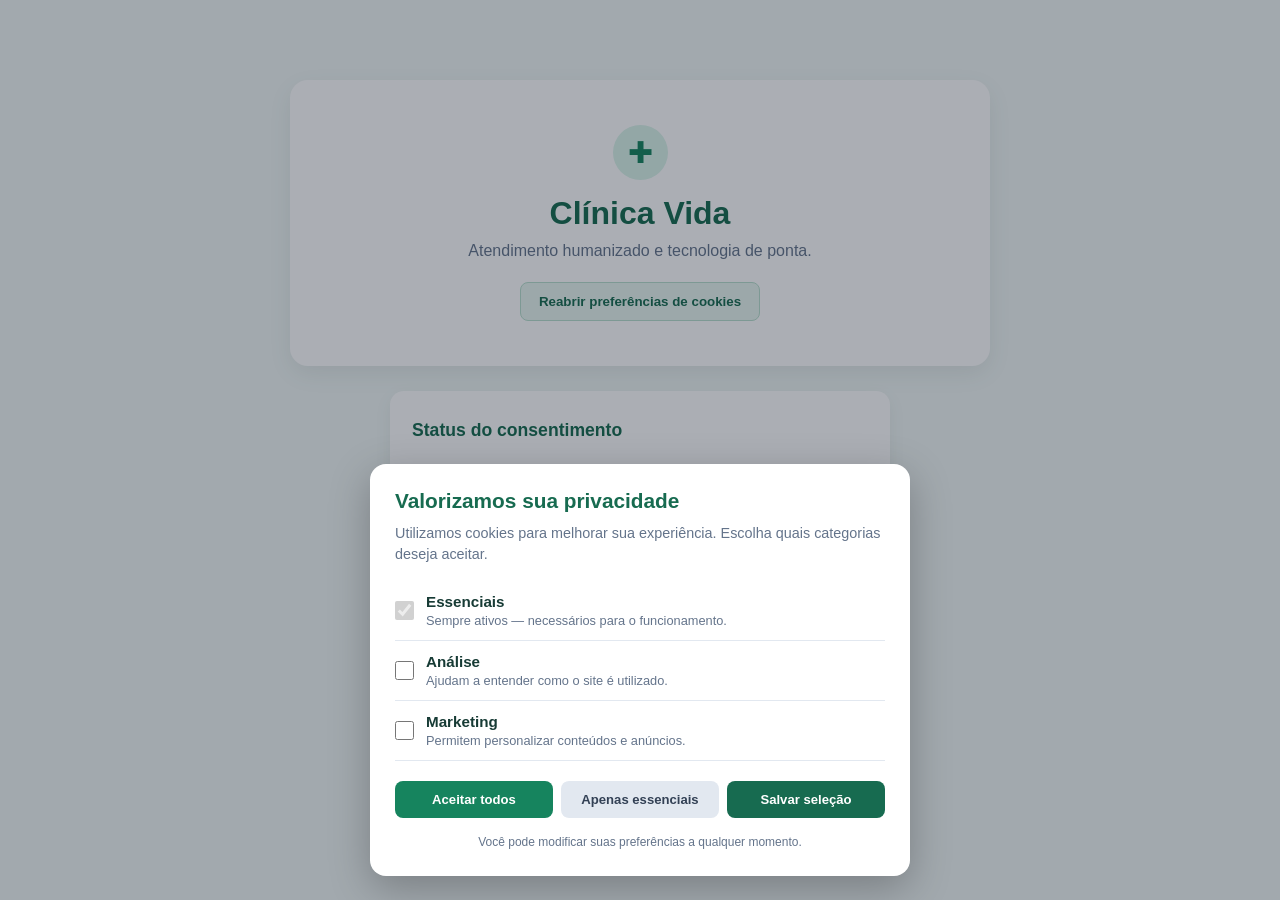
<file: index.html>
<!DOCTYPE html>
<html lang="pt-BR">
<head>
  <meta charset="UTF-8">
  <meta name="viewport" content="width=device-width, initial-scale=1.0">
  <meta name="description" content="Clínica Vida - Atendimento humanizado e tecnologia de ponta.">
  <title>Clínica Vida | Preferências de Cookies</title>
  <link rel="stylesheet" href="style.css">
</head>
<body>

  <main class="conteudo">
    <div class="icone">✚</div>
    <h1>Clínica Vida</h1>
    <p>Atendimento humanizado e tecnologia de ponta.</p>

    <button class="botao-preferencias"
      onclick="reabrirPreferencias()">
      Reabrir preferências de cookies
    </button>
  </main>

  <section class="painel-status" id="painel-status"
    aria-live="polite">
    <h2>Status do consentimento</h2>
    <p>Essenciais: Sempre ativos</p>
    <p>Análise: Aguardando escolha</p>
    <p>Marketing: Aguardando escolha</p>
  </section>

  <div class="fundo-banner" id="fundo-banner"></div>

  <section class="banner" id="banner"
    role="dialog"
    aria-labelledby="titulo-banner"
    aria-describedby="descricao-banner">

    <h2 id="titulo-banner">Valorizamos sua privacidade</h2>

    <p id="descricao-banner">
      Utilizamos cookies para melhorar sua experiência.
      Escolha quais categorias deseja aceitar.
    </p>

    <div class="categoria">
      <label>
        <input type="checkbox" checked disabled>
        <span>
          <strong>Essenciais</strong>
          <small>Sempre ativos — necessários para o funcionamento.</small>
        </span>
      </label>
    </div>

    <div class="categoria">
      <label>
        <input type="checkbox" id="chk-analise">
        <span>
          <strong>Análise</strong>
          <small>Ajudam a entender como o site é utilizado.</small>
        </span>
      </label>
    </div>

    <div class="categoria">
      <label>
        <input type="checkbox" id="chk-marketing">
        <span>
          <strong>Marketing</strong>
          <small>Permitem personalizar conteúdos e anúncios.</small>
        </span>
      </label>
    </div>

    <div class="banner-botoes">
      <button class="aceitar" onclick="aceitarTodos()">
        Aceitar todos
      </button>

      <button class="essenciais"
        onclick="aceitarApenasEssenciais()">
        Apenas essenciais
      </button>

      <button class="salvar" onclick="salvarSelecao()">
        Salvar seleção
      </button>
    </div>

    <p class="nota">
      Você pode modificar suas preferências a qualquer momento.
    </p>
  </section>

  <script src="script.js"></script>
</body>
</html>
</file>
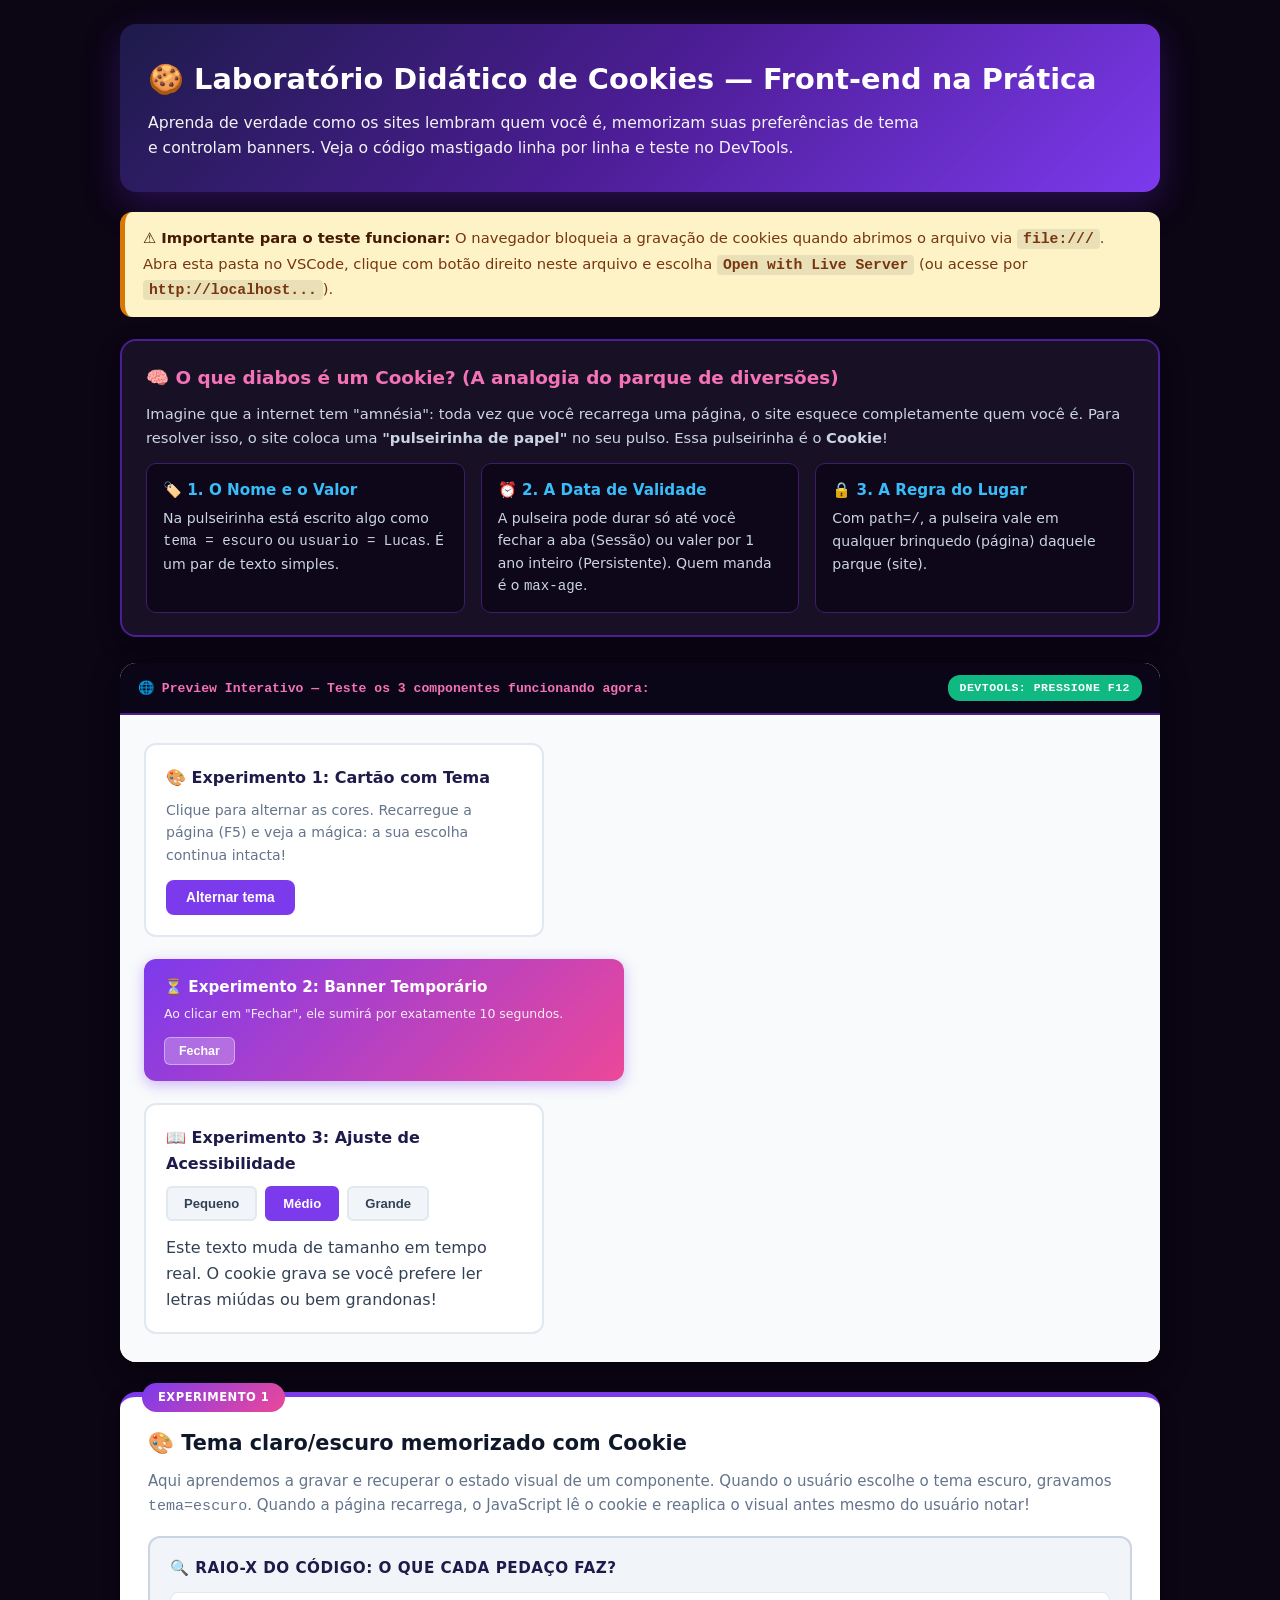
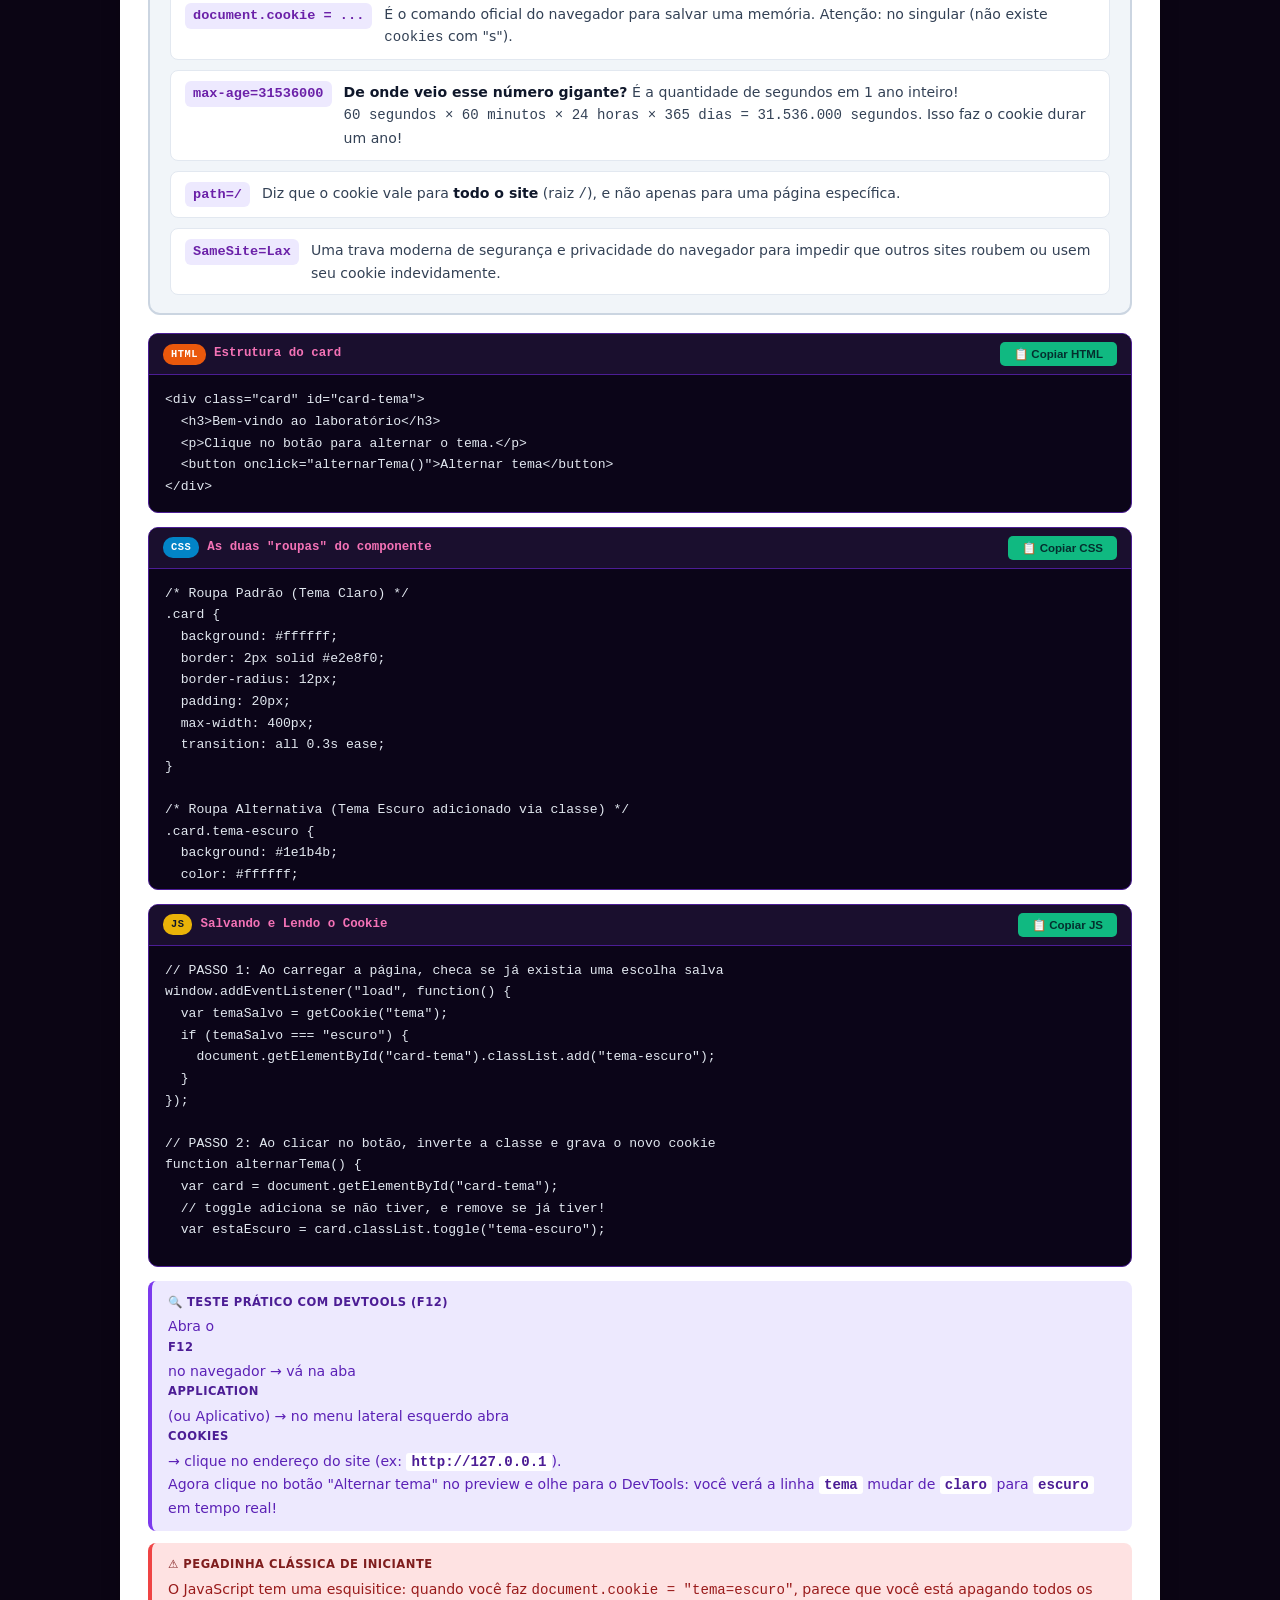
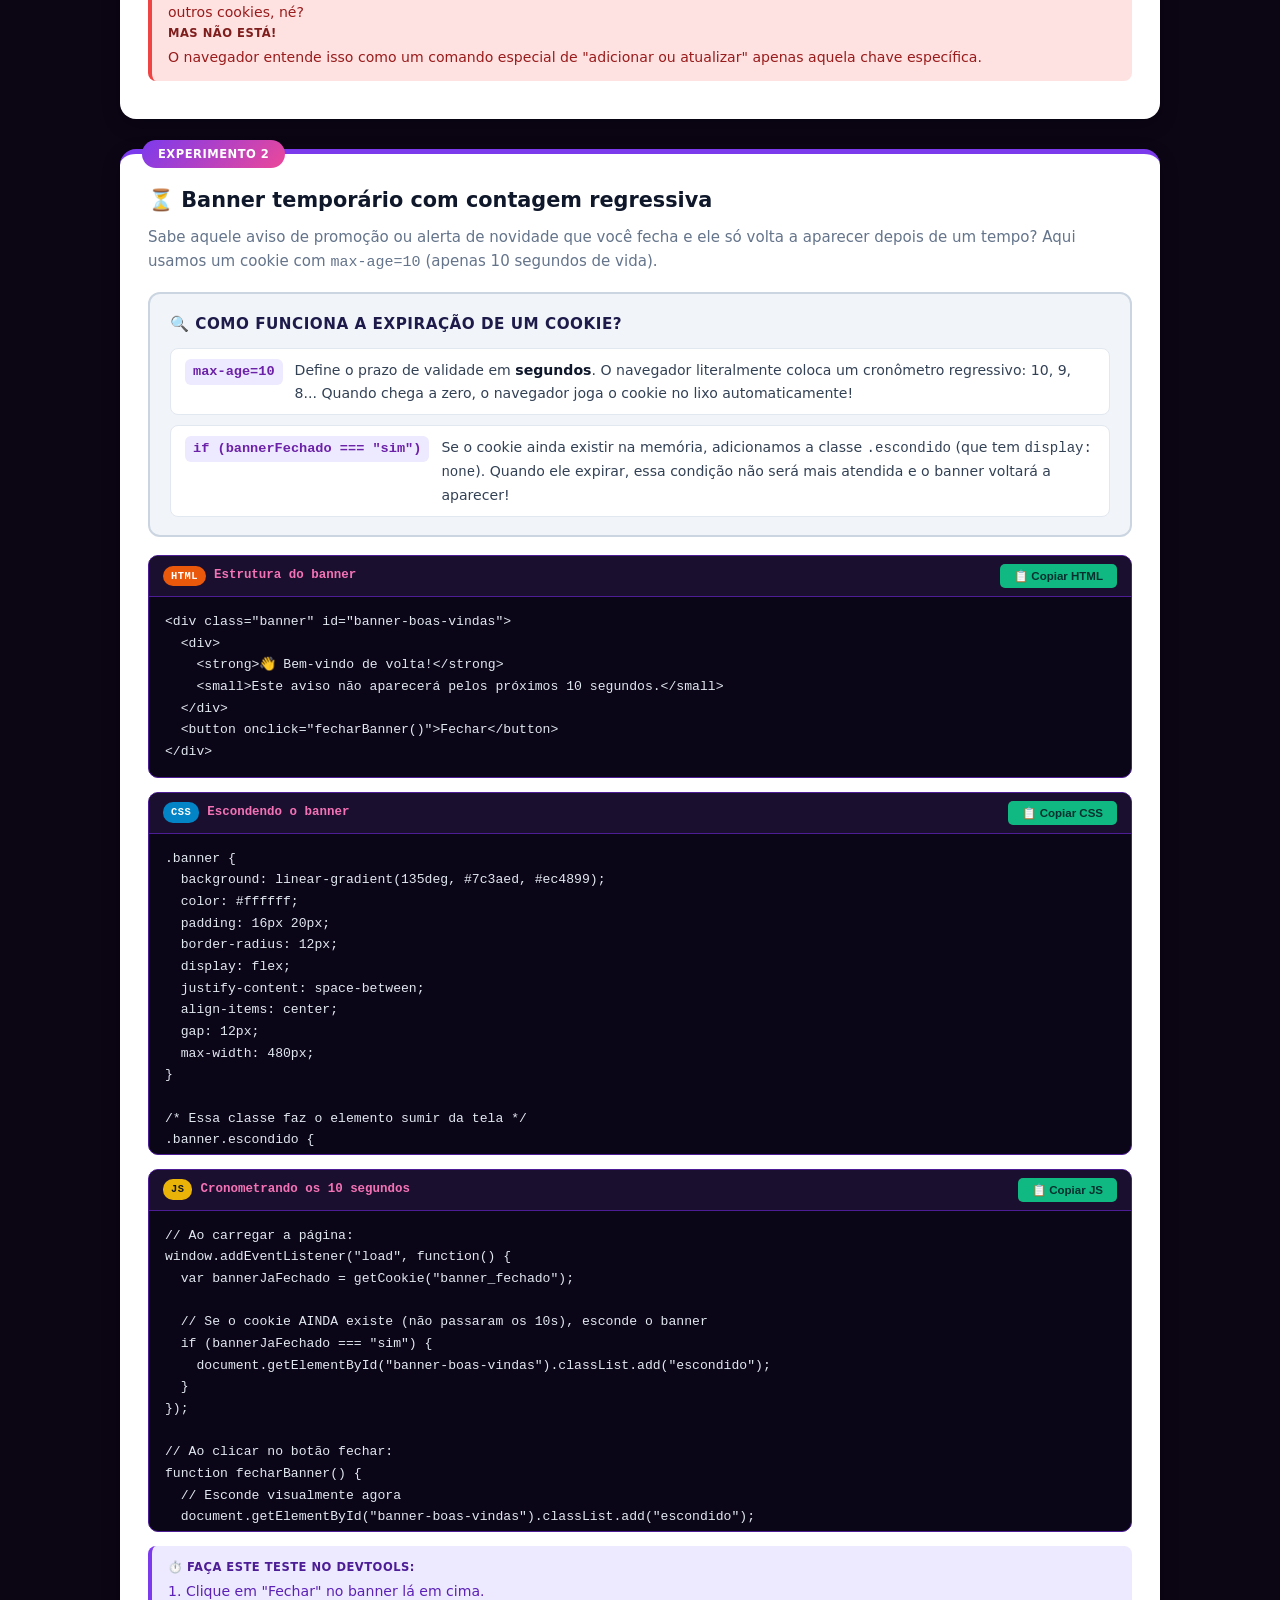
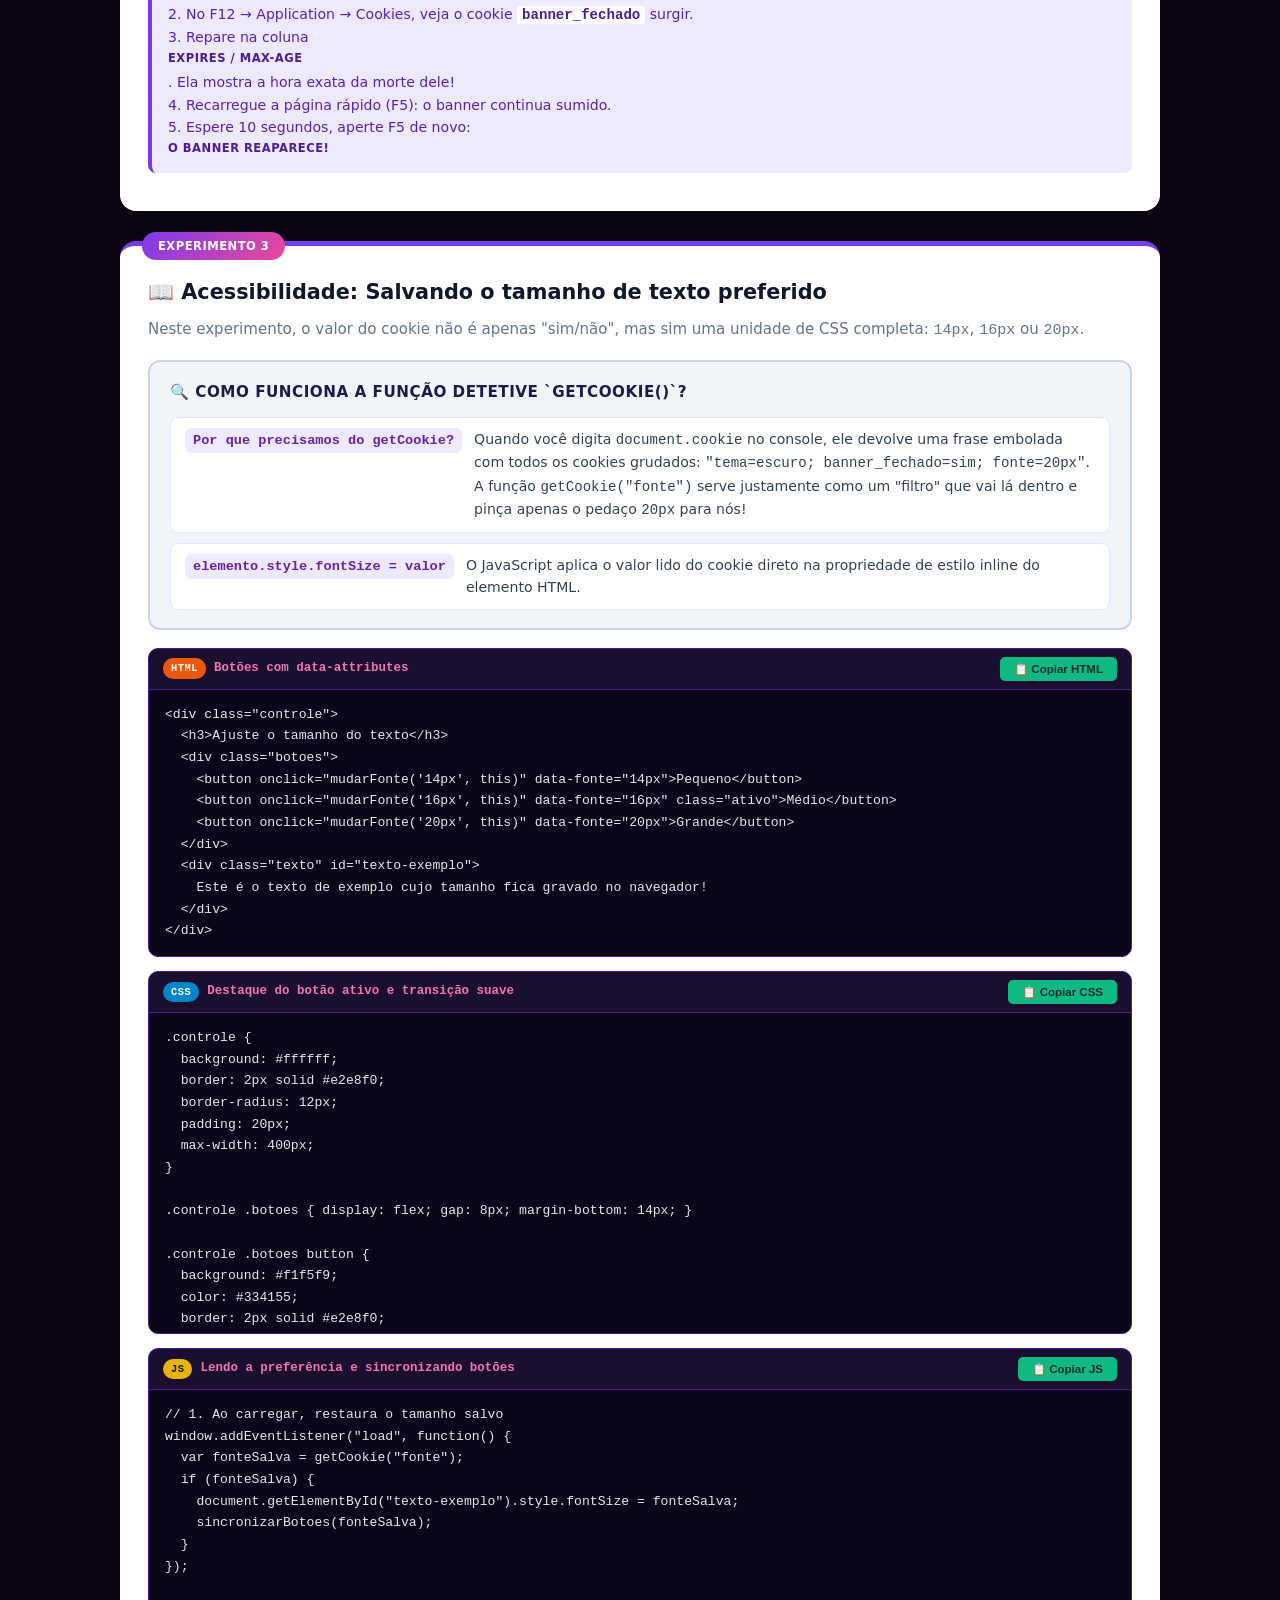
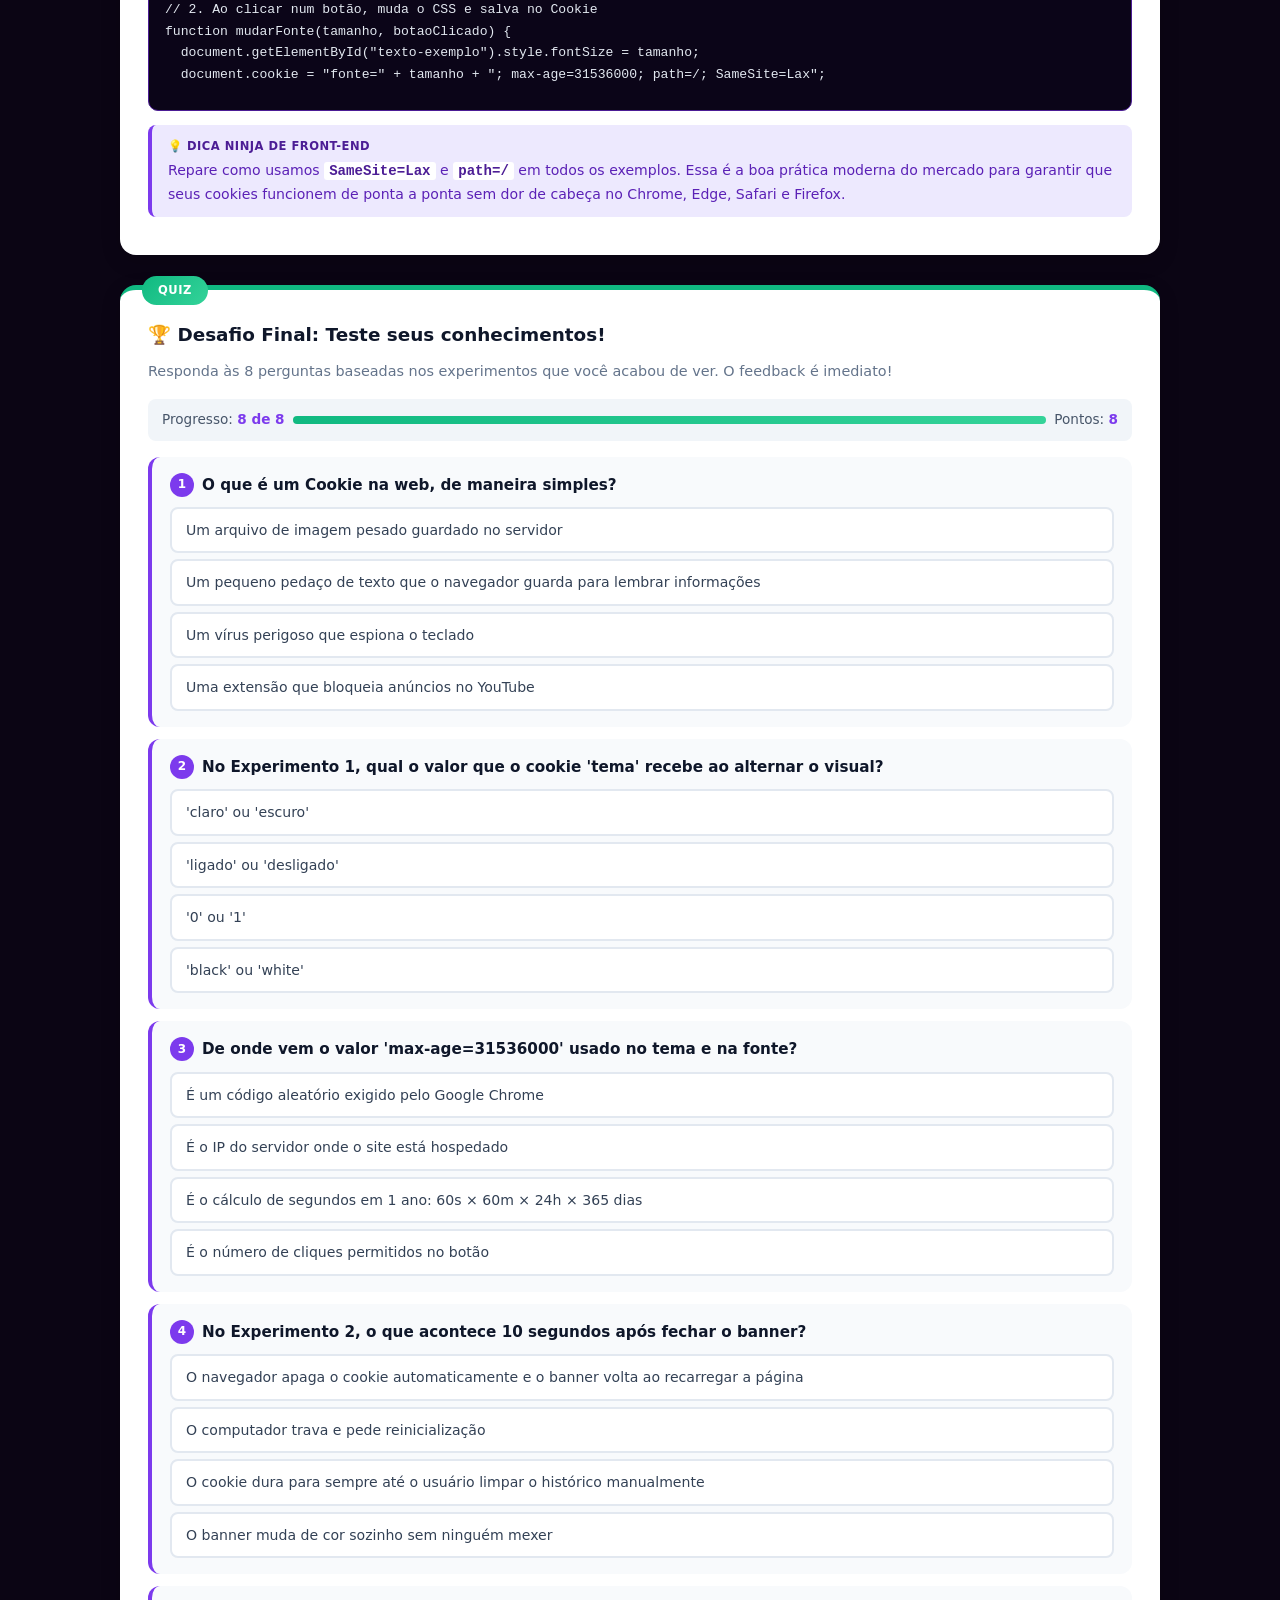
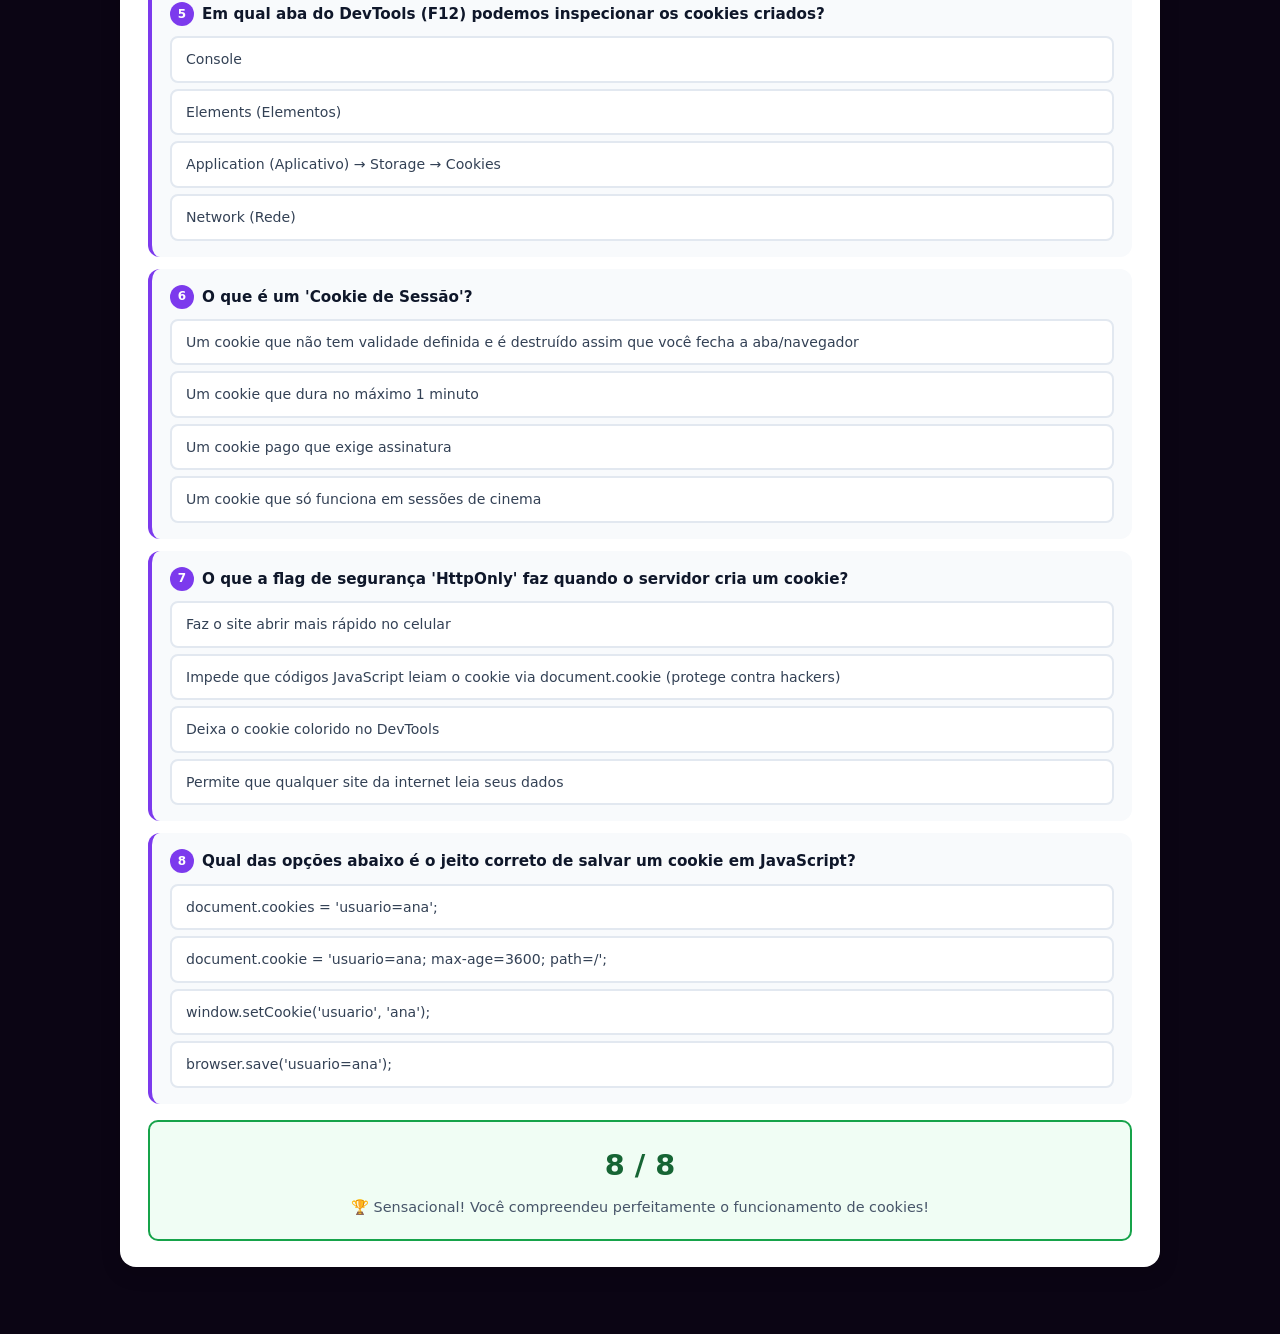
<file: Laboratório Didático de Cookies — Front-end na Prática.html>
<!DOCTYPE html>
<!-- saved from url=(0047)https://almeida-cma.github.io/fe10/cookies.html -->
<html lang="pt-BR"><head><meta http-equiv="Content-Type" content="text/html; charset=UTF-8">

<meta name="viewport" content="width=device-width, initial-scale=1.0">
<title>Laboratório Didático de Cookies — Front-end na Prática</title>
<style>
  * { margin: 0; padding: 0; box-sizing: border-box; }
  body {
    font-family: 'Segoe UI', system-ui, -apple-system, sans-serif;
    background: #0b0514;
    color: #e2e8f0;
    line-height: 1.6;
    padding: 24px 14px 80px;
  }
  .wrap { max-width: 1040px; margin: 0 auto; }

  /* ===== CABEÇALHO ===== */
  .header {
    background: linear-gradient(135deg, #1e1b4b 0%, #4c1d95 50%, #7c3aed 100%);
    border-radius: 16px;
    padding: 32px 28px;
    color: #fff;
    margin-bottom: 20px;
    box-shadow: 0 12px 35px rgba(76,29,149,.45);
  }
  .header h1 { font-size: 1.8rem; margin-bottom: 8px; }
  .header p { opacity: .95; font-size: 0.98rem; max-width: 780px; }

  /* ===== AVISO LIVE SERVER ===== */
  .aviso-live {
    background: #fef3c7;
    border-left: 5px solid #d97706;
    color: #78350f;
    border-radius: 12px;
    padding: 14px 18px;
    font-size: 0.92rem;
    line-height: 1.6;
    margin-bottom: 22px;
  }
  .aviso-live strong { color: #451a03; }
  .aviso-live code {
    background: rgba(0,0,0,.08);
    padding: 2px 6px;
    border-radius: 4px;
    font-family: 'Courier New', monospace;
    font-weight: 700;
  }

  /* ===== CONCEITO / ANALOGIA ===== */
  .analogia-box {
    background: #181126;
    border: 2px solid #4c1d95;
    border-radius: 16px;
    padding: 22px 24px;
    margin-bottom: 26px;
    box-shadow: 0 8px 24px rgba(0,0,0,.3);
  }
  .analogia-box h3 {
    color: #f472b6;
    font-size: 1.15rem;
    margin-bottom: 10px;
    display: flex;
    align-items: center;
    gap: 8px;
  }
  .analogia-grid {
    display: grid;
    grid-template-columns: repeat(auto-fit, minmax(240px, 1fr));
    gap: 16px;
    margin-top: 14px;
  }
  .analogia-card {
    background: #0e071a;
    border: 1px solid #3b1d6b;
    border-radius: 10px;
    padding: 14px 16px;
    font-size: 0.88rem;
    color: #cbd5e1;
  }
  .analogia-card strong { color: #38bdf8; display: block; margin-bottom: 4px; font-size: 0.95rem; }

  /* ===== PREVIEW AO VIVO ===== */
  .preview-geral {
    background: #fff;
    color: #0f172a;
    border-radius: 16px;
    overflow: hidden;
    margin-bottom: 30px;
    box-shadow: 0 10px 30px rgba(0,0,0,.4);
  }
  .preview-geral-header {
    background: #0b0518;
    color: #f472b6;
    padding: 12px 18px;
    font-family: 'Courier New', monospace;
    font-size: 0.82rem;
    font-weight: 700;
    display: flex;
    justify-content: space-between;
    align-items: center;
    border-bottom: 2px solid #4c1d95;
    flex-wrap: wrap;
    gap: 8px;
  }
  .preview-geral-header .status {
    background: #10b981;
    color: #fff;
    padding: 4px 12px;
    border-radius: 12px;
    font-size: 0.72rem;
    text-transform: uppercase;
    letter-spacing: 0.5px;
  }
  .preview-geral-corpo {
    padding: 28px 24px;
    display: flex;
    flex-direction: column;
    gap: 22px;
    background: #f8fafc;
  }

  /* ===== CADA EXPERIMENTO ===== */
  .exp {
    background: #fff;
    color: #0f172a;
    border-radius: 16px;
    padding: 26px 28px;
    margin-bottom: 30px;
    box-shadow: 0 6px 20px rgba(0,0,0,.15);
    border-top: 5px solid #7c3aed;
    position: relative;
  }
  .exp::before {
    content: attr(data-num);
    position: absolute;
    top: -14px;
    left: 22px;
    background: linear-gradient(135deg, #7c3aed, #ec4899);
    color: #fff;
    padding: 5px 16px;
    border-radius: 20px;
    font-size: 0.72rem;
    font-weight: 900;
    letter-spacing: 0.5px;
  }
  .exp h2 {
    color: #0f172a;
    font-size: 1.3rem;
    margin-bottom: 8px;
    padding-top: 4px;
  }
  .exp .subtitulo {
    color: #64748b;
    font-size: 0.94rem;
    margin-bottom: 18px;
    line-height: 1.6;
  }

  /* ===== CAIXA DE RAIO-X DIDÁTICO ===== */
  .raiox-didatico {
    background: #f1f5f9;
    border: 2px solid #cbd5e1;
    border-radius: 12px;
    padding: 18px 20px;
    margin: 18px 0;
  }
  .raiox-didatico h3 {
    font-size: 0.95rem;
    color: #1e1b4b;
    margin-bottom: 12px;
    display: flex;
    align-items: center;
    gap: 8px;
    text-transform: uppercase;
    letter-spacing: 0.5px;
  }
  .raiox-itens {
    display: flex;
    flex-direction: column;
    gap: 10px;
  }
  .raiox-linha {
    display: flex;
    align-items: flex-start;
    gap: 12px;
    background: #fff;
    padding: 10px 14px;
    border-radius: 8px;
    border: 1px solid #e2e8f0;
    font-size: 0.88rem;
  }
  .raiox-termo {
    background: #ede9fe;
    color: #6b21a8;
    padding: 2px 8px;
    border-radius: 6px;
    font-family: 'Courier New', monospace;
    font-weight: 800;
    font-size: 0.85rem;
    white-space: nowrap;
  }
  .raiox-desc { color: #334155; }
  .raiox-desc strong { color: #0f172a; }

  /* ===== CODE WRAPPER ===== */
  .code-wrapper {
    margin: 14px 0;
    border-radius: 10px;
    overflow: hidden;
    border: 1px solid #4c1d95;
    background: #0b0518;
  }
  .code-header {
    display: flex;
    justify-content: space-between;
    align-items: center;
    background: #1a0f2e;
    padding: 8px 14px;
    border-bottom: 1px solid #4c1d95;
    flex-wrap: wrap;
    gap: 6px;
  }
  .code-title {
    color: #f472b6;
    font-size: 0.78rem;
    font-weight: 700;
    font-family: 'Courier New', monospace;
    display: flex;
    align-items: center;
    gap: 8px;
  }
  .code-title .tag {
    font-size: 0.65rem;
    font-weight: 800;
    padding: 2px 8px;
    border-radius: 10px;
    text-transform: uppercase;
    letter-spacing: 0.5px;
  }
  .tag-html { background: #ea580c; color: #fff; }
  .tag-css { background: #0284c7; color: #fff; }
  .tag-js { background: #eab308; color: #0f172a; }

  .copy-btn {
    background: #10b981;
    color: #042f2e;
    border: none;
    padding: 5px 14px;
    border-radius: 5px;
    cursor: pointer;
    font-size: 0.72rem;
    font-weight: 700;
    transition: 0.2s;
  }
  .copy-btn:hover { background: #059669; color: #fff; }

  .code-pane {
    padding: 14px 16px;
    color: #e2e8f0;
    font-family: 'Courier New', monospace;
    font-size: 0.82rem;
    line-height: 1.65;
    overflow-x: auto;
    white-space: pre;
    max-height: 320px;
  }

  /* ===== DICAS, DEVTOOLS E PEGADINHAS ===== */
  .aviso-devtools {
    background: #ede9fe;
    border-left: 4px solid #7c3aed;
    color: #5b21b6;
    border-radius: 8px;
    padding: 12px 16px;
    font-size: 0.88rem;
    line-height: 1.6;
    margin: 12px 0;
  }
  .aviso-devtools strong { color: #4c1d95; display: block; font-size: 0.72rem; text-transform: uppercase; letter-spacing: 0.5px; margin-bottom: 4px; }
  .aviso-devtools code {
    background: #fff;
    color: #4c1d95;
    padding: 1px 5px;
    border-radius: 3px;
    font-family: 'Courier New', monospace;
    font-weight: 700;
  }

  .box-pegadinha {
    background: #fee2e2;
    border-left: 4px solid #ef4444;
    color: #991b1b;
    border-radius: 8px;
    padding: 12px 16px;
    font-size: 0.88rem;
    line-height: 1.6;
    margin: 12px 0;
  }
  .box-pegadinha strong { color: #7f1d1d; display: block; font-size: 0.72rem; text-transform: uppercase; letter-spacing: 0.5px; margin-bottom: 4px; }

  /* ===== ESTILOS DOS COMPONENTES VISUAIS ===== */
  .exp1-card {
    background: #fff;
    border: 2px solid #e2e8f0;
    border-radius: 12px;
    padding: 20px;
    max-width: 400px;
    transition: all 0.3s ease;
  }
  .exp1-card.tema-escuro {
    background: #1e1b4b;
    color: #fff;
    border-color: #7c3aed;
  }
  .exp1-card h3 { font-size: 1rem; margin-bottom: 8px; color: #1e1b4b; }
  .exp1-card.tema-escuro h3 { color: #fbbf24; }
  .exp1-card p { font-size: 0.88rem; color: #64748b; margin-bottom: 14px; }
  .exp1-card.tema-escuro p { color: #c4b5fd; }
  .exp1-card button {
    background: #7c3aed;
    color: #fff;
    border: none;
    padding: 10px 20px;
    border-radius: 8px;
    font-weight: 700;
    cursor: pointer;
    font-size: 0.86rem;
  }
  .exp1-card button:hover { background: #6d28d9; }

  .exp2-banner {
    background: linear-gradient(135deg, #7c3aed, #ec4899);
    color: #fff;
    padding: 16px 20px;
    border-radius: 12px;
    display: flex;
    justify-content: space-between;
    align-items: center;
    gap: 12px;
    flex-wrap: wrap;
    max-width: 480px;
    box-shadow: 0 4px 14px rgba(124,58,237,.35);
  }
  .exp2-banner.escondido { display: none; }
  .exp2-banner strong { font-size: 0.95rem; display: block; }
  .exp2-banner small { font-size: 0.78rem; opacity: 0.9; }
  .exp2-banner button {
    background: rgba(255,255,255,0.25);
    color: #fff;
    border: 1px solid rgba(255,255,255,0.4);
    padding: 6px 14px;
    border-radius: 6px;
    font-weight: 700;
    cursor: pointer;
    font-size: 0.78rem;
  }

  .exp3-controle {
    background: #fff;
    border: 2px solid #e2e8f0;
    border-radius: 12px;
    padding: 20px;
    max-width: 400px;
  }
  .exp3-controle h3 { font-size: 1rem; margin-bottom: 10px; color: #1e1b4b; }
  .exp3-controle .botoes { display: flex; gap: 8px; margin-bottom: 14px; }
  .exp3-controle .botoes button {
    background: #f1f5f9;
    color: #334155;
    border: 2px solid #e2e8f0;
    padding: 8px 16px;
    border-radius: 6px;
    font-weight: 700;
    cursor: pointer;
    font-size: 0.82rem;
    transition: all 0.2s;
  }
  .exp3-controle .botoes button.ativo {
    background: #7c3aed;
    color: #fff;
    border-color: #7c3aed;
  }
  .exp3-texto {
    color: #334155;
    line-height: 1.6;
    transition: font-size 0.2s ease;
    font-size: 16px;
  }

  /* ===== QUIZ ===== */
  .quiz {
    background: #fff;
    color: #0f172a;
    border-radius: 16px;
    padding: 26px 28px;
    margin-top: 24px;
    box-shadow: 0 6px 20px rgba(0,0,0,.15);
    border-top: 5px solid #10b981;
    position: relative;
  }
  .quiz::before {
    content: 'QUIZ';
    position: absolute;
    top: -14px;
    left: 22px;
    background: linear-gradient(135deg, #10b981, #34d399);
    color: #fff;
    padding: 5px 16px;
    border-radius: 20px;
    font-size: 0.72rem;
    font-weight: 900;
    letter-spacing: 0.5px;
  }
  .quiz h2 { color: #0f172a; font-size: 1.15rem; margin-bottom: 10px; padding-top: 4px; }
  .quiz p.intro { color: #64748b; font-size: 0.9rem; margin-bottom: 16px; }

  .quiz .progresso {
    background: #f1f5f9;
    padding: 10px 14px;
    border-radius: 8px;
    margin-bottom: 16px;
    font-size: 0.85rem;
    color: #475569;
    display: flex;
    justify-content: space-between;
    align-items: center;
    flex-wrap: wrap;
    gap: 8px;
  }
  .quiz .progresso strong { color: #7c3aed; }
  .quiz .barra-prog {
    flex: 1;
    min-width: 120px;
    height: 8px;
    background: #e2e8f0;
    border-radius: 4px;
    overflow: hidden;
  }
  .quiz .barra-prog span {
    display: block;
    height: 100%;
    width: 0%;
    background: linear-gradient(90deg, #10b981, #34d399);
    transition: width 0.3s;
  }

  .q {
    background: #f8fafc;
    border-radius: 12px;
    padding: 16px 18px;
    margin-bottom: 12px;
    border-left: 4px solid #7c3aed;
  }
  .q .pergunta {
    font-weight: 700;
    color: #0f172a;
    margin-bottom: 10px;
    font-size: 0.95rem;
    display: flex;
    gap: 8px;
  }
  .q .num {
    background: #7c3aed;
    color: #fff;
    width: 24px;
    height: 24px;
    border-radius: 50%;
    display: flex;
    align-items: center;
    justify-content: center;
    font-size: 0.75rem;
    font-weight: 900;
    flex-shrink: 0;
  }
  .q .opcoes { display: flex; flex-direction: column; gap: 6px; }
  .opcao {
    padding: 10px 14px;
    background: #fff;
    border: 2px solid #e2e8f0;
    border-radius: 8px;
    cursor: pointer;
    font-size: 0.88rem;
    color: #334155;
    transition: 0.15s;
  }
  .opcao:hover:not(.disabled) { border-color: #7c3aed; background: #f5f3ff; }
  .opcao.correct { border-color: #16a34a !important; background: #dcfce7 !important; color: #166534; }
  .opcao.wrong { border-color: #dc2626 !important; background: #fee2e2 !important; color: #991b1b; }
  .opcao.disabled { cursor: default; }

  .feedback {
    display: none;
    margin-top: 10px;
    padding: 10px 14px;
    border-radius: 6px;
    font-size: 0.85rem;
    line-height: 1.6;
  }
  .feedback.mostrar { display: block; }
  .feedback.ok { background: #dcfce7; color: #166534; border-left: 4px solid #16a34a; }
  .feedback.no { background: #fee2e2; color: #991b1b; border-left: 4px solid #dc2626; }

  .placar {
    display: none;
    margin-top: 16px;
    padding: 20px;
    background: #f0fdf4;
    border-radius: 10px;
    text-align: center;
    border: 2px solid #16a34a;
  }
  .placar.mostrar { display: block; }
  .placar .resultado { font-size: 1.8rem; font-weight: 900; color: #166534; margin-bottom: 8px; }
  .placar .msg { font-size: 0.9rem; color: #475569; }
</style>
</head>
<body>

<div class="wrap">

  <!-- CABEÇALHO -->
  <header class="header">
    <h1>🍪 Laboratório Didático de Cookies — Front-end na Prática</h1>
    <p>Aprenda de verdade como os sites lembram quem você é, memorizam suas preferências de tema e controlam banners. Veja o código mastigado linha por linha e teste no DevTools.</p>
  </header>

  <!-- AVISO DO LIVE SERVER -->
  <div class="aviso-live">
    <strong>⚠️ Importante para o teste funcionar:</strong> O navegador bloqueia a gravação de cookies quando abrimos o arquivo via <code>file:///</code>. Abra esta pasta no VSCode, clique com botão direito neste arquivo e escolha <code>Open with Live Server</code> (ou acesse por <code>http://localhost...</code>).
  </div>

  <!-- CONCEITO INTRODUTÓRIO PARA INICIANTES -->
  <div class="analogia-box">
    <h3>🧠 O que diabos é um Cookie? (A analogia do parque de diversões)</h3>
    <p style="font-size:0.92rem; color:#cbd5e1;">
      Imagine que a internet tem "amnésia": toda vez que você recarrega uma página, o site esquece completamente quem você é.
      Para resolver isso, o site coloca uma <strong>"pulseirinha de papel"</strong> no seu pulso. Essa pulseirinha é o <strong>Cookie</strong>!
    </p>
    <div class="analogia-grid">
      <div class="analogia-card">
        <strong>🏷️ 1. O Nome e o Valor</strong>
        Na pulseirinha está escrito algo como <code>tema = escuro</code> ou <code>usuario = Lucas</code>. É um par de texto simples.
      </div>
      <div class="analogia-card">
        <strong>⏰ 2. A Data de Validade</strong>
        A pulseira pode durar só até você fechar a aba (Sessão) ou valer por 1 ano inteiro (Persistente). Quem manda é o <code>max-age</code>.
      </div>
      <div class="analogia-card">
        <strong>🔒 3. A Regra do Lugar</strong>
        Com <code>path=/</code>, a pulseira vale em qualquer brinquedo (página) daquele parque (site).
      </div>
    </div>
  </div>

  <!-- ============================================================
       PREVIEW AO VIVO DOS 3 COMPONENTES
       ============================================================ -->
  <div class="preview-geral">
    <div class="preview-geral-header">
      <span>🌐 Preview Interativo — Teste os 3 componentes funcionando agora:</span>
      <span class="status">DevTools: Pressione F12</span>
    </div>
    <div class="preview-geral-corpo">

      <!-- Exp 1 no preview -->
      <div class="exp1-card" id="preview-exp1">
        <h3 id="preview-exp1-titulo">🎨 Experimento 1: Cartão com Tema</h3>
        <p id="preview-exp1-texto">Clique para alternar as cores. Recarregue a página (F5) e veja a mágica: a sua escolha continua intacta!</p>
        <button onclick="alternarTema()" id="preview-exp1-btn">Alternar tema</button>
      </div>

      <!-- Exp 2 no preview -->
      <div class="exp2-banner" id="preview-exp2">
        <div>
          <strong>⏳ Experimento 2: Banner Temporário</strong>
          <small>Ao clicar em "Fechar", ele sumirá por exatamente 10 segundos.</small>
        </div>
        <button onclick="fecharBanner()">Fechar</button>
      </div>

      <!-- Exp 3 no preview -->
      <div class="exp3-controle">
        <h3>📖 Experimento 3: Ajuste de Acessibilidade</h3>
        <div class="botoes">
          <button onclick="mudarFonte('14px', this)" data-fonte="14px">Pequeno</button>
          <button onclick="mudarFonte('16px', this)" data-fonte="16px" class="ativo">Médio</button>
          <button onclick="mudarFonte('20px', this)" data-fonte="20px">Grande</button>
        </div>
        <div class="exp3-texto" id="preview-exp3-texto">
          Este texto muda de tamanho em tempo real. O cookie grava se você prefere ler letras miúdas ou bem grandonas!
        </div>
      </div>

    </div>
  </div>

  <!-- ============================================================
       EXPERIMENTO 1 — TEMA CLARO/ESCURO
       ============================================================ -->
  <section class="exp" data-num="EXPERIMENTO 1">
    <h2>🎨 Tema claro/escuro memorizado com Cookie</h2>
    <p class="subtitulo">
      Aqui aprendemos a gravar e recuperar o estado visual de um componente. Quando o usuário escolhe o tema escuro, gravamos <code>tema=escuro</code>. Quando a página recarrega, o JavaScript lê o cookie e reaplica o visual antes mesmo do usuário notar!
    </p>

    <!-- RAIO-X DIDÁTICO DO EXPERIMENTO 1 -->
    <div class="raiox-didatico">
      <h3>🔍 Raio-X do Código: O que cada pedaço faz?</h3>
      <div class="raiox-itens">
        <div class="raiox-linha">
          <span class="raiox-termo">document.cookie = ...</span>
          <div class="raiox-desc">É o comando oficial do navegador para salvar uma memória. Atenção: no singular (não existe <code>cookies</code> com "s").</div>
        </div>
        <div class="raiox-linha">
          <span class="raiox-termo">max-age=31536000</span>
          <div class="raiox-desc">
            <strong>De onde veio esse número gigante?</strong> É a quantidade de segundos em 1 ano inteiro!<br>
            <code>60 segundos × 60 minutos × 24 horas × 365 dias = 31.536.000 segundos</code>. Isso faz o cookie durar um ano!
          </div>
        </div>
        <div class="raiox-linha">
          <span class="raiox-termo">path=/</span>
          <div class="raiox-desc">Diz que o cookie vale para <strong>todo o site</strong> (raiz <code>/</code>), e não apenas para uma página específica.</div>
        </div>
        <div class="raiox-linha">
          <span class="raiox-termo">SameSite=Lax</span>
          <div class="raiox-desc">Uma trava moderna de segurança e privacidade do navegador para impedir que outros sites roubem ou usem seu cookie indevidamente.</div>
        </div>
      </div>
    </div>

    <!-- HTML -->
    <div class="code-wrapper">
      <div class="code-header">
        <span class="code-title"><span class="tag tag-html">HTML</span> Estrutura do card</span>
        <button class="copy-btn" data-copy="exp1-html">📋 Copiar HTML</button>
      </div>
      <div class="code-pane" id="exp1-html">&lt;div class="card" id="card-tema"&gt;
  &lt;h3&gt;Bem-vindo ao laboratório&lt;/h3&gt;
  &lt;p&gt;Clique no botão para alternar o tema.&lt;/p&gt;
  &lt;button onclick="alternarTema()"&gt;Alternar tema&lt;/button&gt;
&lt;/div&gt;</div>
    </div>

    <!-- CSS -->
    <div class="code-wrapper">
      <div class="code-header">
        <span class="code-title"><span class="tag tag-css">CSS</span> As duas "roupas" do componente</span>
        <button class="copy-btn" data-copy="exp1-css">📋 Copiar CSS</button>
      </div>
      <div class="code-pane" id="exp1-css">/* Roupa Padrão (Tema Claro) */
.card {
  background: #ffffff;
  border: 2px solid #e2e8f0;
  border-radius: 12px;
  padding: 20px;
  max-width: 400px;
  transition: all 0.3s ease;
}

/* Roupa Alternativa (Tema Escuro adicionado via classe) */
.card.tema-escuro {
  background: #1e1b4b;
  color: #ffffff;
  border-color: #7c3aed;
}

.card h3 { font-size: 1rem; margin-bottom: 8px; color: #1e1b4b; }
.card.tema-escuro h3 { color: #fbbf24; }

.card p { font-size: 0.88rem; color: #64748b; margin-bottom: 14px; }
.card.tema-escuro p { color: #c4b5fd; }

.card button {
  background: #7c3aed;
  color: #ffffff;
  border: none;
  padding: 10px 20px;
  border-radius: 8px;
  font-weight: 700;
  cursor: pointer;
  font-size: 0.86rem;
}</div>
    </div>

    <!-- JS -->
    <div class="code-wrapper">
      <div class="code-header">
        <span class="code-title"><span class="tag tag-js">JS</span> Salvando e Lendo o Cookie</span>
        <button class="copy-btn" data-copy="exp1-js">📋 Copiar JS</button>
      </div>
      <div class="code-pane" id="exp1-js">// PASSO 1: Ao carregar a página, checa se já existia uma escolha salva
window.addEventListener("load", function() {
  var temaSalvo = getCookie("tema");
  if (temaSalvo === "escuro") {
    document.getElementById("card-tema").classList.add("tema-escuro");
  }
});

// PASSO 2: Ao clicar no botão, inverte a classe e grava o novo cookie
function alternarTema() {
  var card = document.getElementById("card-tema");
  // toggle adiciona se não tiver, e remove se já tiver!
  var estaEscuro = card.classList.toggle("tema-escuro");
  
  // Se está escuro grava "escuro", senão grava "claro"
  var valor = estaEscuro ? "escuro" : "claro";

  // Grava o cookie com validade de 1 ano
  document.cookie = "tema=" + valor + "; max-age=31536000; path=/; SameSite=Lax";
}

// PASSO 3: Função ajudante para ler o cookie pelo nome
function getCookie(nome) {
  var match = document.cookie.match(new RegExp("(^| )" + nome + "=([^;]+)"));
  return match ? decodeURIComponent(match[2]) : null;
}</div>
    </div>

    <div class="aviso-devtools">
      <strong>🔍 Teste Prático com DevTools (F12)</strong>
      Abra o <strong>F12</strong> no navegador → vá na aba <strong>Application</strong> (ou Aplicativo) → no menu lateral esquerdo abra <strong>Cookies</strong> → clique no endereço do site (ex: <code>http://127.0.0.1</code>).<br>
      Agora clique no botão "Alternar tema" no preview e olhe para o DevTools: você verá a linha <code>tema</code> mudar de <code>claro</code> para <code>escuro</code> em tempo real!
    </div>

    <div class="box-pegadinha">
      <strong>⚠️ Pegadinha Clássica de Iniciante</strong>
      O JavaScript tem uma esquisitice: quando você faz <code>document.cookie = "tema=escuro"</code>, parece que você está apagando todos os outros cookies, né? <strong>Mas não está!</strong> O navegador entende isso como um comando especial de "adicionar ou atualizar" apenas aquela chave específica.
    </div>
  </section>

  <!-- ============================================================
       EXPERIMENTO 2 — BANNER COM VALIDADE TEMPORÁRIA
       ============================================================ -->
  <section class="exp" data-num="EXPERIMENTO 2">
    <h2>⏳ Banner temporário com contagem regressiva</h2>
    <p class="subtitulo">
      Sabe aquele aviso de promoção ou alerta de novidade que você fecha e ele só volta a aparecer depois de um tempo? Aqui usamos um cookie com <code>max-age=10</code> (apenas 10 segundos de vida).
    </p>

    <!-- RAIO-X DIDÁTICO DO EXPERIMENTO 2 -->
    <div class="raiox-didatico">
      <h3>🔍 Como funciona a expiração de um Cookie?</h3>
      <div class="raiox-itens">
        <div class="raiox-linha">
          <span class="raiox-termo">max-age=10</span>
          <div class="raiox-desc">
            Define o prazo de validade em <strong>segundos</strong>. O navegador literalmente coloca um cronômetro regressivo: 10, 9, 8... Quando chega a zero, o navegador joga o cookie no lixo automaticamente!
          </div>
        </div>
        <div class="raiox-linha">
          <span class="raiox-termo">if (bannerFechado === "sim")</span>
          <div class="raiox-desc">
            Se o cookie ainda existir na memória, adicionamos a classe <code>.escondido</code> (que tem <code>display: none</code>). Quando ele expirar, essa condição não será mais atendida e o banner voltará a aparecer!
          </div>
        </div>
      </div>
    </div>

    <!-- HTML -->
    <div class="code-wrapper">
      <div class="code-header">
        <span class="code-title"><span class="tag tag-html">HTML</span> Estrutura do banner</span>
        <button class="copy-btn" data-copy="exp2-html">📋 Copiar HTML</button>
      </div>
      <div class="code-pane" id="exp2-html">&lt;div class="banner" id="banner-boas-vindas"&gt;
  &lt;div&gt;
    &lt;strong&gt;👋 Bem-vindo de volta!&lt;/strong&gt;
    &lt;small&gt;Este aviso não aparecerá pelos próximos 10 segundos.&lt;/small&gt;
  &lt;/div&gt;
  &lt;button onclick="fecharBanner()"&gt;Fechar&lt;/button&gt;
&lt;/div&gt;</div>
    </div>

    <!-- CSS -->
    <div class="code-wrapper">
      <div class="code-header">
        <span class="code-title"><span class="tag tag-css">CSS</span> Escondendo o banner</span>
        <button class="copy-btn" data-copy="exp2-css">📋 Copiar CSS</button>
      </div>
      <div class="code-pane" id="exp2-css">.banner {
  background: linear-gradient(135deg, #7c3aed, #ec4899);
  color: #ffffff;
  padding: 16px 20px;
  border-radius: 12px;
  display: flex;
  justify-content: space-between;
  align-items: center;
  gap: 12px;
  max-width: 480px;
}

/* Essa classe faz o elemento sumir da tela */
.banner.escondido {
  display: none;
}

.banner strong { font-size: 0.95rem; display: block; }
.banner small { font-size: 0.78rem; opacity: 0.9; }

.banner button {
  background: rgba(255,255,255,0.25);
  color: #ffffff;
  border: 1px solid rgba(255,255,255,0.4);
  padding: 6px 14px;
  border-radius: 6px;
  font-weight: 700;
  cursor: pointer;
}</div>
    </div>

    <!-- JS -->
    <div class="code-wrapper">
      <div class="code-header">
        <span class="code-title"><span class="tag tag-js">JS</span> Cronometrando os 10 segundos</span>
        <button class="copy-btn" data-copy="exp2-js">📋 Copiar JS</button>
      </div>
      <div class="code-pane" id="exp2-js">// Ao carregar a página:
window.addEventListener("load", function() {
  var bannerJaFechado = getCookie("banner_fechado");
  
  // Se o cookie AINDA existe (não passaram os 10s), esconde o banner
  if (bannerJaFechado === "sim") {
    document.getElementById("banner-boas-vindas").classList.add("escondido");
  }
});

// Ao clicar no botão fechar:
function fecharBanner() {
  // Esconde visualmente agora
  document.getElementById("banner-boas-vindas").classList.add("escondido");
  
  // Grava o cookie configurando max-age=10 (morre em 10 segundos!)
  document.cookie = "banner_fechado=sim; max-age=10; path=/; SameSite=Lax";
}

function getCookie(nome) {
  var match = document.cookie.match(new RegExp("(^| )" + nome + "=([^;]+)"));
  return match ? decodeURIComponent(match[2]) : null;
}</div>
    </div>

    <div class="aviso-devtools">
      <strong>⏱️ Faça este teste no DevTools:</strong>
      1. Clique em "Fechar" no banner lá em cima.<br>
      2. No F12 → Application → Cookies, veja o cookie <code>banner_fechado</code> surgir.<br>
      3. Repare na coluna <strong>Expires / Max-Age</strong>. Ela mostra a hora exata da morte dele!<br>
      4. Recarregue a página rápido (F5): o banner continua sumido.<br>
      5. Espere 10 segundos, aperte F5 de novo: <strong>o banner reaparece!</strong>
    </div>
  </section>

  <!-- ============================================================
       EXPERIMENTO 3 — PREFERÊNCIA DE FONTE
       ============================================================ -->
  <section class="exp" data-num="EXPERIMENTO 3">
    <h2>📖 Acessibilidade: Salvando o tamanho de texto preferido</h2>
    <p class="subtitulo">
      Neste experimento, o valor do cookie não é apenas "sim/não", mas sim uma unidade de CSS completa: <code>14px</code>, <code>16px</code> ou <code>20px</code>.
    </p>

    <!-- RAIO-X DIDÁTICO DO EXPERIMENTO 3 -->
    <div class="raiox-didatico">
      <h3>🔍 Como funciona a função detetive `getCookie()`?</h3>
      <div class="raiox-itens">
        <div class="raiox-linha">
          <span class="raiox-termo">Por que precisamos do getCookie?</span>
          <div class="raiox-desc">
            Quando você digita <code>document.cookie</code> no console, ele devolve uma frase embolada com todos os cookies grudados: <code>"tema=escuro; banner_fechado=sim; fonte=20px"</code>.<br>
            A função <code>getCookie("fonte")</code> serve justamente como um "filtro" que vai lá dentro e pinça apenas o pedaço <code>20px</code> para nós!
          </div>
        </div>
        <div class="raiox-linha">
          <span class="raiox-termo">elemento.style.fontSize = valor</span>
          <div class="raiox-desc">
            O JavaScript aplica o valor lido do cookie direto na propriedade de estilo inline do elemento HTML.
          </div>
        </div>
      </div>
    </div>

    <!-- HTML -->
    <div class="code-wrapper">
      <div class="code-header">
        <span class="code-title"><span class="tag tag-html">HTML</span> Botões com data-attributes</span>
        <button class="copy-btn" data-copy="exp3-html">📋 Copiar HTML</button>
      </div>
      <div class="code-pane" id="exp3-html">&lt;div class="controle"&gt;
  &lt;h3&gt;Ajuste o tamanho do texto&lt;/h3&gt;
  &lt;div class="botoes"&gt;
    &lt;button onclick="mudarFonte('14px', this)" data-fonte="14px"&gt;Pequeno&lt;/button&gt;
    &lt;button onclick="mudarFonte('16px', this)" data-fonte="16px" class="ativo"&gt;Médio&lt;/button&gt;
    &lt;button onclick="mudarFonte('20px', this)" data-fonte="20px"&gt;Grande&lt;/button&gt;
  &lt;/div&gt;
  &lt;div class="texto" id="texto-exemplo"&gt;
    Este é o texto de exemplo cujo tamanho fica gravado no navegador!
  &lt;/div&gt;
&lt;/div&gt;</div>
    </div>

    <!-- CSS -->
    <div class="code-wrapper">
      <div class="code-header">
        <span class="code-title"><span class="tag tag-css">CSS</span> Destaque do botão ativo e transição suave</span>
        <button class="copy-btn" data-copy="exp3-css">📋 Copiar CSS</button>
      </div>
      <div class="code-pane" id="exp3-css">.controle {
  background: #ffffff;
  border: 2px solid #e2e8f0;
  border-radius: 12px;
  padding: 20px;
  max-width: 400px;
}

.controle .botoes { display: flex; gap: 8px; margin-bottom: 14px; }

.controle .botoes button {
  background: #f1f5f9;
  color: #334155;
  border: 2px solid #e2e8f0;
  padding: 8px 16px;
  border-radius: 6px;
  font-weight: 700;
  cursor: pointer;
  transition: all 0.2s;
}

/* O botão do tamanho atual ganha cor roxa */
.controle .botoes button.ativo {
  background: #7c3aed;
  color: #ffffff;
  border-color: #7c3aed;
}

.texto {
  color: #334155;
  line-height: 1.6;
  font-size: 16px;
  /* Transição deixa o texto crescer ou encolher suavemente */
  transition: font-size 0.2s ease;
}</div>
    </div>

    <!-- JS -->
    <div class="code-wrapper">
      <div class="code-header">
        <span class="code-title"><span class="tag tag-js">JS</span> Lendo a preferência e sincronizando botões</span>
        <button class="copy-btn" data-copy="exp3-js">📋 Copiar JS</button>
      </div>
      <div class="code-pane" id="exp3-js">// 1. Ao carregar, restaura o tamanho salvo
window.addEventListener("load", function() {
  var fonteSalva = getCookie("fonte");
  if (fonteSalva) {
    document.getElementById("texto-exemplo").style.fontSize = fonteSalva;
    sincronizarBotoes(fonteSalva);
  }
});

// 2. Ao clicar num botão, muda o CSS e salva no Cookie
function mudarFonte(tamanho, botaoClicado) {
  document.getElementById("texto-exemplo").style.fontSize = tamanho;
  document.cookie = "fonte=" + tamanho + "; max-age=31536000; path=/; SameSite=Lax";
  
  // Atualiza as cores dos botões
  sincronizarBotoes(tamanho);
}

// 3. Deixa roxo apenas o botão do tamanho atual
function sincronizarBotoes(tamanhoAtual) {
  var botoes = document.querySelectorAll(".controle .botoes button");
  botoes.forEach(function(btn) {
    if (btn.getAttribute("data-fonte") === tamanhoAtual) {
      btn.classList.add("ativo");
    } else {
      btn.classList.remove("ativo");
    }
  });
}

function getCookie(nome) {
  var match = document.cookie.match(new RegExp("(^| )" + nome + "=([^;]+)"));
  return match ? decodeURIComponent(match[2]) : null;
}</div>
    </div>

    <div class="aviso-devtools">
      <strong>💡 Dica Ninja de Front-end</strong>
      Repare como usamos <code>SameSite=Lax</code> e <code>path=/</code> em todos os exemplos. Essa é a boa prática moderna do mercado para garantir que seus cookies funcionem de ponta a ponta sem dor de cabeça no Chrome, Edge, Safari e Firefox.
    </div>
  </section>

  <!-- ============================================================
       QUIZ DE FIXAÇÃO
       ============================================================ -->
  <section class="quiz">
    <h2>🏆 Desafio Final: Teste seus conhecimentos!</h2>
    <p class="intro">Responda às 8 perguntas baseadas nos experimentos que você acabou de ver. O feedback é imediato!</p>

    <div class="progresso">
      <span>Progresso: <strong id="quiz-prog-txt">8 de 8</strong></span>
      <div class="barra-prog"><span id="quiz-prog-barra" style="width: 100%;"></span></div>
      <span>Pontos: <strong id="quiz-acertos">8</strong></span>
    </div>

    <div id="quiz-container"><div class="q" id="q0"><div class="pergunta"><span class="num">1</span><span>O que é um Cookie na web, de maneira simples?</span></div><div class="opcoes"><div class="opcao disabled" data-idx="0">Um arquivo de imagem pesado guardado no servidor</div><div class="opcao disabled correct" data-idx="1">Um pequeno pedaço de texto que o navegador guarda para lembrar informações</div><div class="opcao disabled" data-idx="2">Um vírus perigoso que espiona o teclado</div><div class="opcao disabled" data-idx="3">Uma extensão que bloqueia anúncios no YouTube</div></div><div class="feedback mostrar ok" id="feedback0">✅ <strong>Mandou bem!</strong> Cookies são pequenos arquivos ou fragmentos de texto simples que o navegador salva no seu computador a pedido do site para lembrar quem você é ou o que configurou.</div></div><div class="q" id="q1"><div class="pergunta"><span class="num">2</span><span>No Experimento 1, qual o valor que o cookie 'tema' recebe ao alternar o visual?</span></div><div class="opcoes"><div class="opcao disabled correct" data-idx="0">'claro' ou 'escuro'</div><div class="opcao disabled" data-idx="1">'ligado' ou 'desligado'</div><div class="opcao disabled" data-idx="2">'0' ou '1'</div><div class="opcao disabled" data-idx="3">'black' ou 'white'</div></div><div class="feedback mostrar ok" id="feedback1">✅ <strong>Mandou bem!</strong> O código verifica se a classe CSS está presente e grava a string 'escuro' ou 'claro' na chave tema.</div></div><div class="q" id="q2"><div class="pergunta"><span class="num">3</span><span>De onde vem o valor 'max-age=31536000' usado no tema e na fonte?</span></div><div class="opcoes"><div class="opcao disabled" data-idx="0">É um código aleatório exigido pelo Google Chrome</div><div class="opcao disabled" data-idx="1">É o IP do servidor onde o site está hospedado</div><div class="opcao disabled correct" data-idx="2">É o cálculo de segundos em 1 ano: 60s × 60m × 24h × 365 dias</div><div class="opcao disabled" data-idx="3">É o número de cliques permitidos no botão</div></div><div class="feedback mostrar ok" id="feedback2">✅ <strong>Mandou bem!</strong> O atributo max-age conta o tempo em segundos! Multiplicando 60s x 60min x 24h x 365 dias, chegamos a 31.536.000 segundos (exatamente 1 ano de vida!).</div></div><div class="q" id="q3"><div class="pergunta"><span class="num">4</span><span>No Experimento 2, o que acontece 10 segundos após fechar o banner?</span></div><div class="opcoes"><div class="opcao disabled correct" data-idx="0">O navegador apaga o cookie automaticamente e o banner volta ao recarregar a página</div><div class="opcao disabled" data-idx="1">O computador trava e pede reinicialização</div><div class="opcao disabled" data-idx="2">O cookie dura para sempre até o usuário limpar o histórico manualmente</div><div class="opcao disabled" data-idx="3">O banner muda de cor sozinho sem ninguém mexer</div></div><div class="feedback mostrar ok" id="feedback3">✅ <strong>Mandou bem!</strong> Como usamos max-age=10, o navegador destrói o cookie após 10 segundos. Quando a página recarrega após esse tempo, o cookie não existe mais e o banner volta!</div></div><div class="q" id="q4"><div class="pergunta"><span class="num">5</span><span>Em qual aba do DevTools (F12) podemos inspecionar os cookies criados?</span></div><div class="opcoes"><div class="opcao disabled" data-idx="0">Console</div><div class="opcao disabled" data-idx="1">Elements (Elementos)</div><div class="opcao disabled correct" data-idx="2">Application (Aplicativo) → Storage → Cookies</div><div class="opcao disabled" data-idx="3">Network (Rede)</div></div><div class="feedback mostrar ok" id="feedback4">✅ <strong>Mandou bem!</strong> A aba Application (ou Aplicativo) reúne todo o armazenamento local do navegador, incluindo Cookies, LocalStorage e SessionStorage.</div></div><div class="q" id="q5"><div class="pergunta"><span class="num">6</span><span>O que é um 'Cookie de Sessão'?</span></div><div class="opcoes"><div class="opcao disabled correct" data-idx="0">Um cookie que não tem validade definida e é destruído assim que você fecha a aba/navegador</div><div class="opcao disabled" data-idx="1">Um cookie que dura no máximo 1 minuto</div><div class="opcao disabled" data-idx="2">Um cookie pago que exige assinatura</div><div class="opcao disabled" data-idx="3">Um cookie que só funciona em sessões de cinema</div></div><div class="feedback mostrar ok" id="feedback5">✅ <strong>Mandou bem!</strong> Se você não definir 'max-age' nem 'expires', o cookie vira de sessão: ele existe apenas enquanto aquela aba ou navegador estiver aberto.</div></div><div class="q" id="q6"><div class="pergunta"><span class="num">7</span><span>O que a flag de segurança 'HttpOnly' faz quando o servidor cria um cookie?</span></div><div class="opcoes"><div class="opcao disabled" data-idx="0">Faz o site abrir mais rápido no celular</div><div class="opcao disabled correct" data-idx="1">Impede que códigos JavaScript leiam o cookie via document.cookie (protege contra hackers)</div><div class="opcao disabled" data-idx="2">Deixa o cookie colorido no DevTools</div><div class="opcao disabled" data-idx="3">Permite que qualquer site da internet leia seus dados</div></div><div class="feedback mostrar ok" id="feedback6">✅ <strong>Mandou bem!</strong> HttpOnly é uma trava de segurança essencial para dados sigilosos (como tokens de login): ela esconde o cookie do JavaScript, impedindo ataques XSS.</div></div><div class="q" id="q7"><div class="pergunta"><span class="num">8</span><span>Qual das opções abaixo é o jeito correto de salvar um cookie em JavaScript?</span></div><div class="opcoes"><div class="opcao disabled" data-idx="0">document.cookies = 'usuario=ana';</div><div class="opcao disabled correct" data-idx="1">document.cookie = 'usuario=ana; max-age=3600; path=/';</div><div class="opcao disabled" data-idx="2">window.setCookie('usuario', 'ana');</div><div class="opcao disabled" data-idx="3">browser.save('usuario=ana');</div></div><div class="feedback mostrar ok" id="feedback7">✅ <strong>Mandou bem!</strong> A propriedade é no singular: document.cookie (sem o 's' no final). Ao atribuir a string com as regras separadas por ponto-e-vírgula, o navegador grava a informação.</div></div></div>

    <div class="placar mostrar" id="quiz-placar">
      <div class="resultado" id="quiz-resultado">8 / 8</div>
      <div class="msg" id="quiz-msg">🏆 Sensacional! Você compreendeu perfeitamente o funcionamento de cookies!</div>
    </div>
  </section>

</div>

<script>
// ============================================================
// COPIAR CÓDIGO COM FEEDBACK VISUAL
// ============================================================
function copiarTexto(texto, botao) {
  function sucesso() {
    var textoOriginal = botao.textContent;
    botao.textContent = "✅ Copiado!";
    setTimeout(function() { botao.textContent = textoOriginal; }, 1600);
  }

  if (navigator.clipboard && window.isSecureContext) {
    navigator.clipboard.writeText(texto).then(sucesso);
  } else {
    var area = document.createElement("textarea");
    area.value = texto;
    area.style.position = "fixed";
    area.style.left = "-9999px";
    document.body.appendChild(area);
    area.select();
    try { document.execCommand("copy"); sucesso(); } catch(e) {}
    document.body.removeChild(area);
  }
}

document.querySelectorAll("[data-copy]").forEach(function(btn) {
  btn.addEventListener("click", function() {
    var idAlvo = btn.getAttribute("data-copy");
    var elemento = document.getElementById(idAlvo);
    if (elemento) copiarTexto(elemento.textContent, btn);
  });
});

// ============================================================
// LÓGICA DO PREVIEW INTERATIVO
// ============================================================

// Exp 1: Alternar tema no preview
function alternarTema() {
  var card = document.getElementById("preview-exp1");
  var estaEscuro = card.classList.toggle("tema-escuro");
  var valor = estaEscuro ? "escuro" : "claro";
  document.cookie = "tema=" + valor + "; max-age=31536000; path=/; SameSite=Lax";
}

// Exp 2: Fechar banner temporário
function fecharBanner() {
  document.getElementById("preview-exp2").classList.add("escondido");
  document.cookie = "banner_fechado=sim; max-age=10; path=/; SameSite=Lax";
}

// Exp 3: Mudar tamanho da fonte
function mudarFonte(tamanho, botao) {
  document.getElementById("preview-exp3-texto").style.fontSize = tamanho;
  document.cookie = "fonte=" + tamanho + "; max-age=31536000; path=/; SameSite=Lax";
  
  var botoes = document.querySelectorAll(".exp3-controle .botoes button");
  botoes.forEach(function(b) { b.classList.remove("ativo"); });
  botao.classList.add("ativo");
}

// Restauração automática ao carregar a página
window.addEventListener("load", function() {
  // 1. Restaura tema
  var tema = getCookie("tema");
  if (tema === "escuro") {
    document.getElementById("preview-exp1").classList.add("tema-escuro");
  }

  // 2. Restaura banner
  var bannerFechado = getCookie("banner_fechado");
  if (bannerFechado === "sim") {
    document.getElementById("preview-exp2").classList.add("escondido");
  }

  // 3. Restaura fonte
  var fonte = getCookie("fonte");
  if (fonte) {
    document.getElementById("preview-exp3-texto").style.fontSize = fonte;
    document.querySelectorAll(".exp3-controle .botoes button").forEach(function(b) {
      if (b.getAttribute("data-fonte") === fonte) b.classList.add("ativo");
      else b.classList.remove("ativo");
    });
  }
});

// Função leitora de cookies
function getCookie(nome) {
  var match = document.cookie.match(new RegExp("(^| )" + nome + "=([^;]+)"));
  return match ? decodeURIComponent(match[2]) : null;
}

// ============================================================
// QUIZ DINÂMICO
// ============================================================
var QUESTOES = [
  {
    pergunta: "O que é um Cookie na web, de maneira simples?",
    opcoes: [
      "Um arquivo de imagem pesado guardado no servidor",
      "Um pequeno pedaço de texto que o navegador guarda para lembrar informações",
      "Um vírus perigoso que espiona o teclado",
      "Uma extensão que bloqueia anúncios no YouTube"
    ],
    correta: 1,
    explicacao: "Cookies são pequenos arquivos ou fragmentos de texto simples que o navegador salva no seu computador a pedido do site para lembrar quem você é ou o que configurou."
  },
  {
    pergunta: "No Experimento 1, qual o valor que o cookie 'tema' recebe ao alternar o visual?",
    opcoes: [
      "'claro' ou 'escuro'",
      "'ligado' ou 'desligado'",
      "'0' ou '1'",
      "'black' ou 'white'"
    ],
    correta: 0,
    explicacao: "O código verifica se a classe CSS está presente e grava a string 'escuro' ou 'claro' na chave tema."
  },
  {
    pergunta: "De onde vem o valor 'max-age=31536000' usado no tema e na fonte?",
    opcoes: [
      "É um código aleatório exigido pelo Google Chrome",
      "É o IP do servidor onde o site está hospedado",
      "É o cálculo de segundos em 1 ano: 60s × 60m × 24h × 365 dias",
      "É o número de cliques permitidos no botão"
    ],
    correta: 2,
    explicacao: "O atributo max-age conta o tempo em segundos! Multiplicando 60s x 60min x 24h x 365 dias, chegamos a 31.536.000 segundos (exatamente 1 ano de vida!)."
  },
  {
    pergunta: "No Experimento 2, o que acontece 10 segundos após fechar o banner?",
    opcoes: [
      "O navegador apaga o cookie automaticamente e o banner volta ao recarregar a página",
      "O computador trava e pede reinicialização",
      "O cookie dura para sempre até o usuário limpar o histórico manualmente",
      "O banner muda de cor sozinho sem ninguém mexer"
    ],
    correta: 0,
    explicacao: "Como usamos max-age=10, o navegador destrói o cookie após 10 segundos. Quando a página recarrega após esse tempo, o cookie não existe mais e o banner volta!"
  },
  {
    pergunta: "Em qual aba do DevTools (F12) podemos inspecionar os cookies criados?",
    opcoes: [
      "Console",
      "Elements (Elementos)",
      "Application (Aplicativo) → Storage → Cookies",
      "Network (Rede)"
    ],
    correta: 2,
    explicacao: "A aba Application (ou Aplicativo) reúne todo o armazenamento local do navegador, incluindo Cookies, LocalStorage e SessionStorage."
  },
  {
    pergunta: "O que é um 'Cookie de Sessão'?",
    opcoes: [
      "Um cookie que não tem validade definida e é destruído assim que você fecha a aba/navegador",
      "Um cookie que dura no máximo 1 minuto",
      "Um cookie pago que exige assinatura",
      "Um cookie que só funciona em sessões de cinema"
    ],
    correta: 0,
    explicacao: "Se você não definir 'max-age' nem 'expires', o cookie vira de sessão: ele existe apenas enquanto aquela aba ou navegador estiver aberto."
  },
  {
    pergunta: "O que a flag de segurança 'HttpOnly' faz quando o servidor cria um cookie?",
    opcoes: [
      "Faz o site abrir mais rápido no celular",
      "Impede que códigos JavaScript leiam o cookie via document.cookie (protege contra hackers)",
      "Deixa o cookie colorido no DevTools",
      "Permite que qualquer site da internet leia seus dados"
    ],
    correta: 1,
    explicacao: "HttpOnly é uma trava de segurança essencial para dados sigilosos (como tokens de login): ela esconde o cookie do JavaScript, impedindo ataques XSS."
  },
  {
    pergunta: "Qual das opções abaixo é o jeito correto de salvar um cookie em JavaScript?",
    opcoes: [
      "document.cookies = 'usuario=ana';",
      "document.cookie = 'usuario=ana; max-age=3600; path=/';",
      "window.setCookie('usuario', 'ana');",
      "browser.save('usuario=ana');"
    ],
    correta: 1,
    explicacao: "A propriedade é no singular: document.cookie (sem o 's' no final). Ao atribuir a string com as regras separadas por ponto-e-vírgula, o navegador grava a informação."
  }
];

var respostas = {};
var acertos = 0;

function renderQuiz() {
  var container = document.getElementById("quiz-container");
  container.innerHTML = "";
  QUESTOES.forEach(function(q, idx) {
    var div = document.createElement("div");
    div.className = "q";
    div.id = "q" + idx;

    var header = document.createElement("div");
    header.className = "pergunta";
    header.innerHTML = '<span class="num">' + (idx + 1) + '</span><span>' + q.pergunta + '</span>';
    div.appendChild(header);

    var opcoes = document.createElement("div");
    opcoes.className = "opcoes";
    q.opcoes.forEach(function(op, i) {
      var opt = document.createElement("div");
      opt.className = "opcao";
      opt.textContent = op;
      opt.dataset.idx = i;
      opt.addEventListener("click", function() {
        marcarResposta(idx, i, opt);
      });
      opcoes.appendChild(opt);
    });
    div.appendChild(opcoes);

    var feed = document.createElement("div");
    feed.className = "feedback";
    feed.id = "feedback" + idx;
    div.appendChild(feed);

    container.appendChild(div);
  });
}

function marcarResposta(qIdx, opIdx, optEl) {
  if (respostas[qIdx] !== undefined) return;

  var q = QUESTOES[qIdx];
  respostas[qIdx] = opIdx;

  var qDiv = document.getElementById("q" + qIdx);
  qDiv.querySelectorAll(".opcao").forEach(function(o) {
    o.classList.add("disabled");
  });

  var feed = document.getElementById("feedback" + qIdx);
  feed.classList.add("mostrar");

  if (opIdx === q.correta) {
    optEl.classList.add("correct");
    acertos++;
    feed.classList.add("ok");
    feed.innerHTML = "✅ <strong>Mandou bem!</strong> " + q.explicacao;
    document.getElementById("quiz-acertos").textContent = acertos;
  } else {
    optEl.classList.add("wrong");
    qDiv.querySelectorAll(".opcao").forEach(function(o) {
      if (parseInt(o.dataset.idx, 10) === q.correta) {
        o.classList.add("correct");
      }
    });
    feed.classList.add("no");
    feed.innerHTML = "❌ <strong>Quase lá!</strong> " + q.explicacao;
  }

  var feitas = Object.keys(respostas).length;
  document.getElementById("quiz-prog-txt").textContent = feitas + " de 8";
  document.getElementById("quiz-prog-barra").style.width = (feitas / 8 * 100) + "%";

  if (feitas === 8) {
    var placar = document.getElementById("quiz-placar");
    placar.classList.add("mostrar");
    document.getElementById("quiz-resultado").textContent = acertos + " / 8";
    var pct = (acertos / 8) * 100;
    var msg = "";
    if (pct >= 80) msg = "🏆 Sensacional! Você compreendeu perfeitamente o funcionamento de cookies!";
    else if (pct >= 60) msg = "👏 Muito bom! Você já pegou a base prática. Revise os pontos que errou.";
    else msg = "📖 Vale a pena reler os boxes de 'Raio-X do Código' e tentar novamente!";
    document.getElementById("quiz-msg").textContent = msg;
  }
}

renderQuiz();
</script>

</body></html>
</file>
<file: style.css>
* {
  margin: 0;
  padding: 0;
  box-sizing: border-box;
}

body {
  font-family: "Segoe UI", Arial, sans-serif;
  background: #f0f7f5;
  color: #173b35;
  min-height: 100vh;
  padding: 30px 16px;
}

.conteudo {
  max-width: 700px;
  margin: 50px auto 25px;
  padding: 45px 30px;
  background: #fff;
  border-radius: 18px;
  text-align: center;
  box-shadow: 0 8px 25px rgba(0, 0, 0, 0.07);
}

.icone {
  display: inline-flex;
  align-items: center;
  justify-content: center;
  width: 55px;
  height: 55px;
  background: #d9f3e9;
  color: #16845e;
  border-radius: 50%;
  font-size: 30px;
  margin-bottom: 15px;
}

.conteudo h1 {
  font-size: 2rem;
  color: #176b50;
  margin-bottom: 10px;
}

.conteudo p {
  color: #64748b;
  margin-bottom: 22px;
}

button {
  cursor: pointer;
  font-family: inherit;
  font-weight: 700;
  transition: 0.2s;
}

.botao-preferencias {
  padding: 11px 18px;
  background: #e8f5ef;
  color: #176b50;
  border: 1px solid #b8dfcd;
  border-radius: 8px;
}

.botao-preferencias:hover {
  background: #d5ecdf;
}

.painel-status {
  max-width: 500px;
  margin: 20px auto;
  padding: 22px;
  background: #fff;
  border-radius: 14px;
  box-shadow: 0 5px 18px rgba(0, 0, 0, 0.06);
  line-height: 2;
}

.painel-status h2 {
  font-size: 1.1rem;
  margin-bottom: 10px;
  color: #176b50;
}

.fundo-banner {
  position: fixed;
  inset: 0;
  background: rgba(15, 23, 42, 0.35);
  z-index: 99;
}

.banner {
  position: fixed;
  bottom: 24px;
  left: 50%;
  transform: translateX(-50%);
  width: 92%;
  max-width: 540px;
  padding: 25px;
  background: #fff;
  color: #173b35;
  border-radius: 16px;
  box-shadow: 0 12px 40px rgba(0, 0, 0, 0.25);
  z-index: 100;
}

.banner h2 {
  font-size: 1.3rem;
  color: #176b50;
  margin-bottom: 10px;
}

.banner > p {
  font-size: 0.9rem;
  color: #64748b;
  line-height: 1.5;
  margin-bottom: 15px;
}

.categoria {
  padding: 12px 0;
  border-bottom: 1px solid #e2e8f0;
}

.categoria label {
  display: flex;
  align-items: center;
  gap: 12px;
  cursor: pointer;
}

.categoria input {
  width: 19px;
  height: 19px;
  accent-color: #16845e;
  flex-shrink: 0;
}

.categoria strong,
.categoria small {
  display: block;
}

.categoria strong {
  font-size: 0.95rem;
}

.categoria small {
  color: #64748b;
  font-size: 0.8rem;
  margin-top: 3px;
}

.banner-botoes {
  display: flex;
  flex-wrap: wrap;
  gap: 8px;
  margin-top: 20px;
}

.banner-botoes button {
  flex: 1 1 140px;
  padding: 11px 12px;
  border: none;
  border-radius: 8px;
  font-size: 0.82rem;
}

.aceitar {
  background: #16845e;
  color: #fff;
}

.aceitar:hover {
  background: #116b4c;
}

.essenciais {
  background: #e2e8f0;
  color: #334155;
}

.essenciais:hover {
  background: #cbd5e1;
}

.salvar {
  background: #176b50;
  color: #fff;
}

.salvar:hover {
  background: #10543e;
}

.banner .nota {
  font-size: 0.75rem;
  text-align: center;
  margin: 15px 0 0;
}

.oculto {
  display: none !important;
}

@media (max-width: 480px) {
  .banner {
    bottom: 10px;
    width: 95%;
    padding: 18px;
    max-height: 90vh;
    overflow-y: auto;
  }

  .conteudo {
    margin-top: 20px;
  }

  .banner-botoes button {
    flex-basis: 100%;
  }
}
</file>
